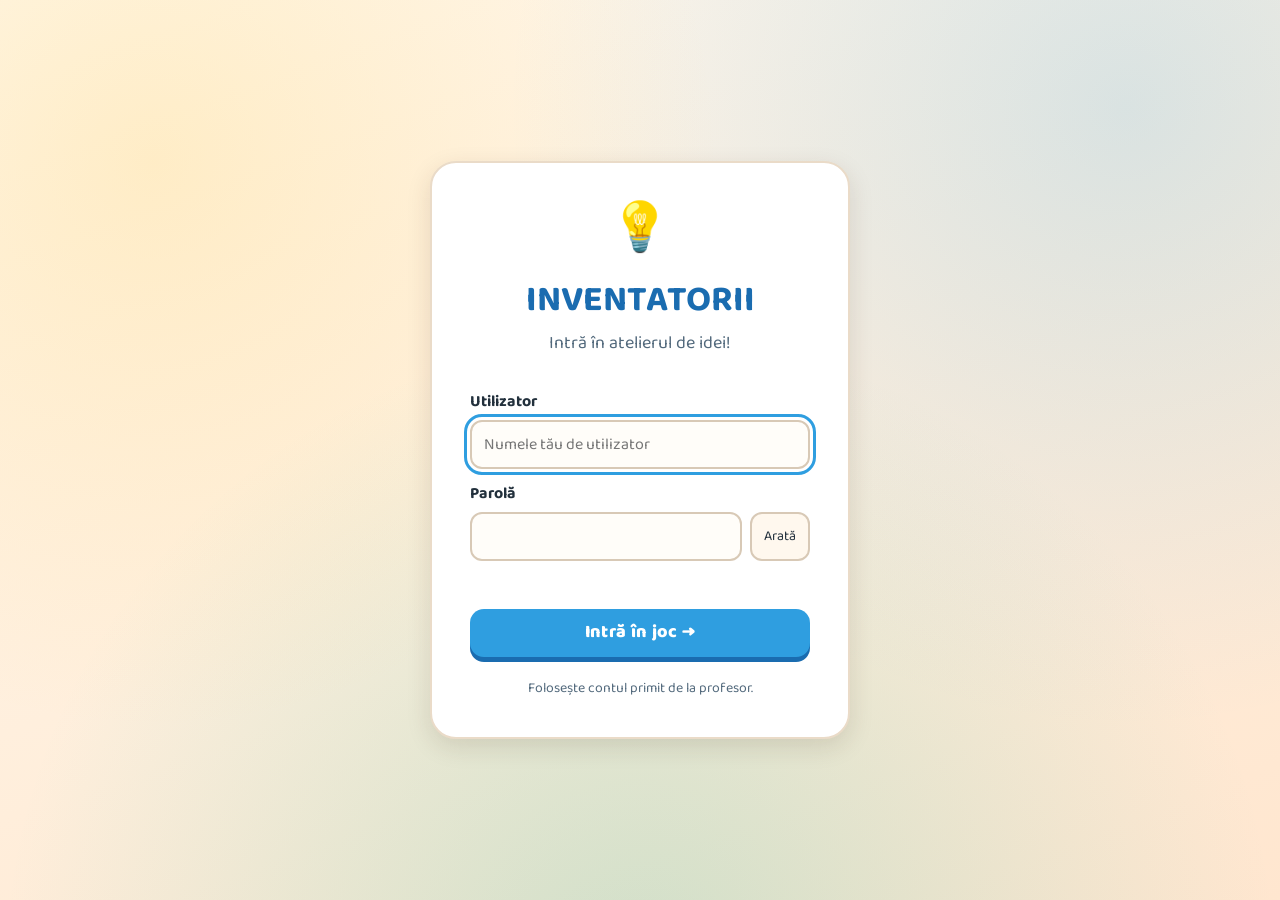
<file: index.html>
<!DOCTYPE html>
<html lang="ro">
<head>
<meta charset="utf-8">
<meta name="viewport" content="width=device-width, initial-scale=1, viewport-fit=cover">
<meta name="theme-color" content="#fff8ee">
<title>Inventatorii — atelierul de idei</title>
<link rel="preconnect" href="https://fonts.googleapis.com">
<link rel="preconnect" href="https://fonts.gstatic.com" crossorigin>
<link href="https://fonts.googleapis.com/css2?family=Baloo+2:wght@500;600;700;800&display=swap" rel="stylesheet">
<link rel="stylesheet" href="css/style.css">
<link rel="icon" href="data:image/svg+xml,<svg xmlns='http://www.w3.org/2000/svg' viewBox='0 0 64 64'><text y='52' font-size='54'>%F0%9F%92%A1</text></svg>">
</head>
<body>

<main id="loginWall" class="login-wall">
  <form id="loginForm" class="login-card">
    <div class="login-icon" aria-hidden="true">💡</div>
    <h1>INVENTATORII</h1>
    <p>Intră în atelierul de idei!</p>
    <label for="loginUser">Utilizator</label>
    <input id="loginUser" name="username" autocomplete="username" autocapitalize="none" spellcheck="false" maxlength="32" placeholder="Numele tău de utilizator" required>
    <label for="loginPassword">Parolă</label>
    <div class="password-field">
      <input id="loginPassword" name="password" type="password" autocomplete="current-password" maxlength="128" required>
      <button id="togglePassword" type="button" aria-label="Arată parola" aria-pressed="false">Arată</button>
    </div>
    <p id="loginError" class="login-error" role="alert" aria-live="polite"></p>
    <button id="loginSubmit" class="btn" type="submit">Intră în joc →</button>
    <p class="login-note">Folosește contul primit de la profesor.</p>
    <noscript>Activează JavaScript în browser pentru a intra în joc.</noscript>
  </form>
</main>

<div id="gameRoot" hidden inert>


<!-- pânza pentru confetti / scântei -->
<canvas id="fxcanvas"></canvas>

<!-- ============ MENIU ============ -->
<section class="screen active" id="s-menu">
  <div class="wrap">
    <div class="menu-hero">
      <div class="heroes" id="menuHeroes"></div>
      <h1 class="logo">INVENTATORII</h1>
      <p class="logo-sub">200 de provocări pentru mintea ta · clasele I–IV</p>
    </div>

    <div class="diff-row" id="diffRow">
      <button class="diff" data-d="usor">Ușor<small>multe indicii</small></button>
      <button class="diff" data-d="mediu">Mediu<small>ca la carte</small></button>
      <button class="diff" data-d="greu">Greu<small>fără ajutor</small></button>
    </div>

    <div class="mode-grid">
      <button class="mode-card build" id="cardBuild">
        <span class="badge" id="badgeBuild">0 / 100</span>
        <div class="mode-art" id="artBuild"></div>
        <h2>Atelierul de invenții</h2>
        <p>Primești o problemă. Alegi piesele potrivite și construiești invenția care o rezolvă.</p>
        <div class="progbar"><i id="pbBuild" style="width:0%"></i></div>
        <div class="prog-text" id="ptBuild">100 de nivele · 10 capitole</div>
      </button>

      <button class="mode-card fix" id="cardFix">
        <span class="badge" id="badgeFix">0 / 100</span>
        <div class="mode-art" id="artFix"></div>
        <h2>Laboratorul de mistere</h2>
        <p>S-a întâmplat ceva ciudat. Cauți indicii, pui cauzele în ordine și găsești rezolvarea.</p>
        <div class="progbar"><i id="pbFix" style="width:0%"></i></div>
        <div class="prog-text" id="ptFix">100 de nivele · 10 capitole</div>
      </button>
    </div>

    <div class="menu-row">
      <span class="account-name" id="currentUser"></span>
      <button class="btn ghost" id="btnLogout">Ieși din cont</button>
      <button class="btn ghost" id="btnHelp">❓ Cum se joacă</button>
      <button class="btn ghost" id="btnAlbum">📔 Albumul meu</button>
      <button class="icon-btn" id="btnSound" title="Sunet">🔊</button>
      <button class="icon-btn" id="btnVoice" title="Citește textul cu voce tare">🗣️</button>
      <select class="voice-sel hidden" id="voiceSel" title="Alege vocea naratorului"></select>
    </div>
    <p class="tiny center mt" id="menuFoot"></p>
  </div>
</section>

<!-- ============ HARTA NIVELELOR ============ -->
<section class="screen" id="s-map">
  <div class="topbar">
    <button class="icon-btn" data-nav="menu">←</button>
    <h2 id="mapTitle">Atelierul de invenții<span class="sub" id="mapSub"></span></h2>
    <div class="pill"><span class="st">★</span><span id="mapStars">0</span></div>
  </div>
  <div class="wrap"><div class="chapters" id="chapters"></div></div>
</section>

<!-- ============ ECRANUL DE JOC ============ -->
<section class="screen" id="s-play">
  <div class="topbar">
    <button class="icon-btn" id="btnBack">←</button>
    <h2 id="playTitle">—<span class="sub" id="playSub"></span></h2>
    <button class="icon-btn" id="btnSay" title="Citește">🗣️</button>
    <button class="icon-btn" id="btnHint" title="Indiciu">💡</button>
  </div>
  <div class="wrap">
    <div class="play">
      <div class="stage" id="stage"></div>
      <div class="panel" id="panel"></div>
    </div>
  </div>
</section>

<!-- ============ ALBUM ============ -->
<section class="screen" id="s-album">
  <div class="topbar">
    <button class="icon-btn" data-nav="menu">←</button>
    <h2>Albumul meu<span class="sub">invenții construite și insigne</span></h2>
    <div class="pill"><span class="st">★</span><span id="albStars">0</span></div>
  </div>
  <div class="wrap" id="albumBody"></div>
</section>

<!-- ============ FERESTRE ============ -->
<div class="modal-bg" id="modalBg"><div class="modal" id="modal"></div></div>

</div>

<script src="js/art.js"></script>
<script src="js/fx.js"></script>
<script src="js/levels-build.js"></script>
<script src="js/levels-fix.js"></script>
<script src="js/game.js"></script>
<script src="js/accounts.js"></script>
<script src="js/auth.js"></script>
</body>
</html>
</file>
<file: css/style.css>
/* ============================================================
   INVENTATORII — style.css
   Temă: atelier cald, forme rotunjite, contrast bun,
   ținte mari de click pentru copii de 7–10 ani.

   Regula de aur a acestui fișier: TOTUL ÎNCAPE ÎN ECRAN.
   Nicio pagină nu se derulează. Înălțimile și mărimile de text
   sunt legate de înălțimea ferestrei (unități vh), iar zonele
   care pot crește sunt puse în flex cu min-height:0, ca să se
   strângă în loc să împingă conținutul afară.
   ============================================================ */

:root {
  --ink: #22303c;
  --ink-soft: #52697c;
  --paper: #fff8ee;
  --paper2: #ffefdb;
  --card: #ffffff;
  --wood: #cd9155;
  --wood-d: #a86c35;
  --blue: #2f9ee0;
  --blue-d: #1a6cb0;
  --teal: #14b89e;
  --teal-d: #0e8d78;
  --green: #4fbb54;
  --green-d: #338a37;
  --yellow: #ffc93c;
  --yellow-d: #e0a413;
  --orange: #ff8a3d;
  --orange-d: #e2661c;
  --red: #ef5b52;
  --red-d: #c93b33;
  --purple: #9b6dff;
  --purple-d: #6f45cc;
  --pink: #ff85bd;
  --shadow-soft: 0 8px 24px rgba(60, 40, 20, .13);
  --font: "Baloo 2", "Comic Sans MS", "Trebuchet MS", "Segoe UI", system-ui, sans-serif;

  /* ritmul vertical — se micșorează singur pe ecrane joase */
  --pad: clamp(8px, 1.7vh, 20px);
  --gap: clamp(6px, 1.3vh, 15px);
  --r: clamp(12px, 2vh, 22px);
  --fs: clamp(13px, 1.85vh, 17px);
  --fs-lg: clamp(14px, 2.1vh, 18.5px);
  --fs-sm: clamp(11px, 1.5vh, 13.5px);
  --h2: clamp(16px, 2.5vh, 22px);
  --h3: clamp(14px, 2.2vh, 20px);
}

* { box-sizing: border-box; -webkit-tap-highlight-color: transparent; }

html, body {
  margin: 0; padding: 0;
  height: 100%; height: 100dvh;
  font-family: var(--font); font-size: var(--fs);
  color: var(--ink); background: var(--paper);
  overflow: hidden; overscroll-behavior: none;
}

body {
  background-image:
    radial-gradient(circle at 12% 18%, rgba(255, 201, 60, .20), transparent 42%),
    radial-gradient(circle at 88% 12%, rgba(47, 158, 224, .18), transparent 45%),
    radial-gradient(circle at 50% 108%, rgba(20, 184, 158, .20), transparent 55%),
    linear-gradient(160deg, #fff8ee 0%, #ffeedb 60%, #ffe6cf 100%);
}

#fxcanvas { position: fixed; inset: 0; pointer-events: none; z-index: 900; }

button { font-family: inherit; cursor: pointer; border: none; }
button:disabled { cursor: default; opacity: .5; }

/* ---------------- Butoane ---------------- */
.btn {
  background: var(--blue); color: #fff; font-weight: 800; font-size: var(--fs-lg);
  padding: clamp(8px, 1.5vh, 14px) clamp(14px, 2.4vw, 26px);
  border-radius: 14px; box-shadow: 0 5px 0 var(--blue-d);
  transition: transform .09s, box-shadow .09s, filter .15s; letter-spacing: .3px; line-height: 1.15;
}
.btn:hover { filter: brightness(1.06); }
.btn:active { transform: translateY(4px); box-shadow: 0 1px 0 var(--blue-d); }
.btn.green { background: var(--green); box-shadow: 0 5px 0 var(--green-d); }
.btn.green:active { box-shadow: 0 1px 0 var(--green-d); }
.btn.orange { background: var(--orange); box-shadow: 0 5px 0 var(--orange-d); }
.btn.yellow { background: var(--yellow); color: #5a4200; box-shadow: 0 5px 0 var(--yellow-d); }
.btn.purple { background: var(--purple); box-shadow: 0 5px 0 var(--purple-d); }
.btn.red { background: var(--red); box-shadow: 0 5px 0 var(--red-d); }
.btn.ghost { background: #fff; color: var(--ink); box-shadow: 0 4px 0 #d9c7b2; border: 2px solid #eadbc8; }
.btn.ghost:active { box-shadow: 0 1px 0 #d9c7b2; }

.icon-btn {
  width: clamp(36px, 5.4vh, 50px); height: clamp(36px, 5.4vh, 50px); flex: none;
  border-radius: 14px; background: #fff; color: var(--ink);
  font-size: clamp(16px, 2.4vh, 22px); display: grid; place-items: center;
  box-shadow: 0 4px 0 #e0cfb9; border: 2px solid #f0e2d0; transition: transform .09s, box-shadow .09s;
}
.icon-btn:active { transform: translateY(3px); box-shadow: 0 1px 0 #e0cfb9; }
.icon-btn.off { opacity: .45; }

/* ---------------- Schelet: ecran → bară → conținut ---------------- */
.screen { position: absolute; inset: 0; display: none; }
.screen.active { display: flex; flex-direction: column; animation: fadeIn .3s ease both; }
@keyframes fadeIn { from { opacity: 0; transform: translateY(10px); } to { opacity: 1; transform: none; } }

.wrap {
  flex: 1; min-height: 0; width: 100%; max-width: 1180px; margin: 0 auto;
  padding: var(--pad) clamp(10px, 2vw, 22px);
  display: flex; flex-direction: column; gap: var(--gap);
  overflow: hidden; transform-origin: top center;
}

/* ---------------- MENIU ---------------- */
.menu-hero { text-align: center; flex: none; }
.heroes {
  display: flex; justify-content: center; align-items: flex-end;
  gap: 4px; height: clamp(46px, 9vh, 104px);
}
.heroes .ch { height: 100%; width: auto; }
.heroes .ch:nth-child(2) { height: 118%; }
.heroes .ch:nth-child(1) { animation: bob 3.1s ease-in-out infinite; }
.heroes .ch:nth-child(2) { animation: bob 2.6s ease-in-out .3s infinite; }
.heroes .ch:nth-child(3) { animation: bob 3.4s ease-in-out .6s infinite; }
@keyframes bob { 0%, 100% { transform: translateY(0) rotate(-1deg); } 50% { transform: translateY(-8px) rotate(1.5deg); } }

.logo {
  font-size: clamp(30px, 7.4vh, 74px); font-weight: 900; line-height: 1;
  letter-spacing: -1px; margin: clamp(2px, .8vh, 8px) 0 0;
  background: linear-gradient(180deg, #ffca3f 0%, #ff8a3d 55%, #ef5b52 100%);
  -webkit-background-clip: text; background-clip: text; color: transparent;
  filter: drop-shadow(0 4px 0 rgba(160, 90, 30, .28));
}
.logo-sub { font-size: var(--fs); color: var(--ink-soft); font-weight: 700; margin: 4px 0 0; }

.diff-row { display: flex; gap: 10px; justify-content: center; flex-wrap: wrap; flex: none; }
.diff {
  border-radius: 14px; padding: clamp(5px, 1vh, 11px) clamp(12px, 2vw, 22px);
  font-weight: 800; font-size: var(--fs); background: #fff; color: var(--ink);
  box-shadow: 0 4px 0 #e0cfb9; border: 3px solid transparent; min-width: clamp(96px, 14vw, 140px);
  display: flex; flex-direction: column; align-items: center; line-height: 1.2;
}
.diff small { font-weight: 700; font-size: var(--fs-sm); color: var(--ink-soft); }
.diff.sel { border-color: var(--ink); transform: translateY(2px); }
.diff[data-d="usor"].sel { background: #e6f8e4; }
.diff[data-d="mediu"].sel { background: #fff2d6; }
.diff[data-d="greu"].sel { background: #ffe2de; }

.mode-grid {
  flex: 1; min-height: 0; display: grid; gap: clamp(10px, 1.8vw, 20px);
  grid-template-columns: 1fr 1fr;
}
.mode-card {
  background: var(--card); border-radius: var(--r); padding: var(--pad);
  box-shadow: var(--shadow-soft); border: 3px solid #fff; overflow: hidden;
  transition: transform .16s, box-shadow .16s; text-align: center; position: relative;
  display: flex; flex-direction: column; align-items: center; justify-content: center;
  gap: clamp(2px, .8vh, 8px); min-height: 0;
}
.mode-card:hover { transform: translateY(-5px); box-shadow: 0 16px 34px rgba(60, 40, 20, .2); }
.mode-card .badge {
  position: absolute; top: 10px; right: 10px; background: var(--yellow); color: #5a4200;
  font-weight: 800; font-size: var(--fs-sm); padding: 4px 10px; border-radius: 999px;
}
.mode-card h2 { margin: 0; font-size: var(--h2); }
.mode-card p { margin: 0; color: var(--ink-soft); font-size: var(--fs-sm); line-height: 1.35; max-width: 34ch; }
.mode-art { flex: 1; min-height: 0; display: grid; place-items: center; width: 100%; }
.mode-art svg { height: 100%; max-height: clamp(60px, 16vh, 130px); width: auto; }
.mode-card.build { background: linear-gradient(180deg, #fff 60%, #fff2e0 100%); }
.mode-card.fix { background: linear-gradient(180deg, #fff 60%, #e9f6ff 100%); }
.progbar { height: 10px; width: 100%; border-radius: 99px; background: #eee3d4; overflow: hidden; }
.progbar > i { display: block; height: 100%; background: linear-gradient(90deg, var(--teal), var(--green)); border-radius: 99px; transition: width .5s; }
.prog-text { font-size: var(--fs-sm); color: var(--ink-soft); font-weight: 700; margin: 0; }

.menu-row { display: flex; gap: 10px; justify-content: center; flex-wrap: wrap; flex: none; align-items: center; }

/* ---------------- Bara de sus ---------------- */
.topbar {
  flex: none; z-index: 30; display: flex; align-items: center; gap: 10px;
  padding: clamp(6px, 1.2vh, 12px) clamp(10px, 2vw, 18px);
  background: rgba(255, 248, 238, .93); border-bottom: 2px solid #f0dfc9;
}
.topbar h2 { margin: 0; font-size: var(--h3); flex: 1; min-width: 0; line-height: 1.15; }
.topbar .sub {
  font-size: var(--fs-sm); color: var(--ink-soft); font-weight: 700; display: block;
  white-space: nowrap; overflow: hidden; text-overflow: ellipsis;
}
.pill {
  background: #fff; border-radius: 999px; padding: 6px 14px; font-weight: 800; font-size: var(--fs);
  box-shadow: 0 3px 0 #e6d5bf; display: flex; align-items: center; gap: 6px; flex: none;
}
.pill .st { color: var(--yellow-d); }

/* ---------------- Harta: un capitol pe ecran ---------------- */
.chapbar {
  flex: none; display: flex; align-items: center; gap: clamp(8px, 1.6vw, 16px);
  background: rgba(255, 255, 255, .78); border-radius: var(--r);
  padding: clamp(6px, 1.2vh, 12px) clamp(8px, 1.6vw, 16px); box-shadow: var(--shadow-soft);
}
.chapbar .arrow {
  width: clamp(34px, 5vh, 46px); height: clamp(34px, 5vh, 46px); flex: none; border-radius: 14px;
  background: var(--teal); color: #fff; font-size: clamp(16px, 2.4vh, 22px); font-weight: 900;
  display: grid; place-items: center; box-shadow: 0 4px 0 var(--teal-d);
}
.chapbar .arrow:active { transform: translateY(3px); box-shadow: 0 1px 0 var(--teal-d); }
.chapbar .arrow:disabled { background: #e2d6c5; box-shadow: 0 4px 0 #cdbda6; color: #fffdf8; }
.chapbar .mid { flex: 1; min-width: 0; text-align: center; }
.chapbar .cnum {
  font-size: var(--fs-sm); font-weight: 900; letter-spacing: .8px; text-transform: uppercase;
  color: var(--teal-d);
}
.chapbar h3 {
  margin: 0; font-size: var(--h3); line-height: 1.15;
  white-space: nowrap; overflow: hidden; text-overflow: ellipsis;
}
.chapbar .cdesc {
  margin: 0; font-size: var(--fs-sm); color: var(--ink-soft); font-weight: 700;
  white-space: nowrap; overflow: hidden; text-overflow: ellipsis;
}
.dots { display: flex; gap: 5px; justify-content: center; flex: none; }
.dots i {
  width: 9px; height: 9px; border-radius: 99px; background: #e0d0ba; display: block;
  cursor: pointer; transition: transform .15s;
}
.dots i.on { background: var(--teal); transform: scale(1.35); }
.dots i.full { background: var(--yellow); }

.lvl-grid {
  flex: 1; min-height: 0; display: grid; gap: clamp(6px, 1.2vh, 14px);
  grid-template-columns: repeat(5, 1fr); grid-auto-rows: 1fr;
}
.lvl {
  background: #fff; border-radius: 16px; padding: clamp(4px, .9vh, 10px) 6px;
  text-align: center; box-shadow: 0 5px 0 #e6d5bf; border: 3px solid #fff;
  display: flex; flex-direction: column; align-items: center; justify-content: center;
  gap: 2px; min-height: 0; overflow: hidden; transition: transform .12s, box-shadow .12s;
}
.lvl:hover { transform: translateY(-3px); }
.lvl:active { transform: translateY(2px); box-shadow: 0 2px 0 #e6d5bf; }
.lvl .n { font-weight: 900; font-size: var(--fs-sm); color: var(--ink-soft); flex: none; }
.lvl .ico { flex: 1; min-height: 0; display: grid; place-items: center; width: 100%; }
.lvl .ico svg { height: 100%; max-height: clamp(26px, 6vh, 48px); width: auto; }
.lvl .t {
  font-size: var(--fs-sm); font-weight: 700; line-height: 1.15; flex: none;
  display: -webkit-box; -webkit-line-clamp: 2; -webkit-box-orient: vertical; overflow: hidden;
}
.lvl .stars { font-size: clamp(10px, 1.4vh, 13px); letter-spacing: 1px; color: #dcd0c0; flex: none; }
.lvl .stars b { color: var(--yellow-d); font-weight: 900; }
.lvl.done { border-color: var(--green); background: linear-gradient(180deg, #fff 65%, #eafbe8 100%); }
.lvl.perfect { border-color: var(--yellow); background: linear-gradient(180deg, #fff 60%, #fff5d9 100%); }
.lvl.lock { background: #f5efe6; box-shadow: 0 4px 0 #e2d6c4; opacity: .8; }
.lvl.lock .ico { font-size: clamp(20px, 4vh, 30px); filter: grayscale(1); opacity: .5; }
.lvl.lock .t { color: var(--ink-soft); }
.lvl.lock:hover { transform: none; }

@media (max-width: 780px) { .lvl-grid { grid-template-columns: repeat(4, 1fr); } }
@media (max-width: 520px) { .lvl-grid { grid-template-columns: repeat(3, 1fr); } .lvl .t { -webkit-line-clamp: 2; } }

/* ---------------- Ecranul de joc ---------------- */
.play {
  flex: 1; min-height: min-content; display: grid; gap: clamp(8px, 1.6vw, 18px);
  grid-template-columns: minmax(0, 1fr) clamp(300px, 34vw, 400px);
}
.stage {
  background: #fff; border-radius: var(--r); overflow: hidden; box-shadow: var(--shadow-soft);
  border: 3px solid #fff; display: flex; flex-direction: column; min-height: min-content;
}
.scene-svg { display: block; flex: 1; min-height: 0; width: 100%; height: 100%; }
/* plutesc doar obiectele care chiar zboară (cer, aer, spațiu); restul stau pe sol */
.stage .prop { transform-box: fill-box; transform-origin: center; }
.stage.anim .prop.sky { animation: propFloat 2.6s ease-in-out infinite alternate; }
.stage.anim .prop.sky.prop1 { animation-duration: 3.1s; animation-delay: .4s; }
@keyframes propFloat { from { translate: 0 0 } to { translate: 0 -7px } }

.speech {
  flex: none; display: flex; gap: 10px; align-items: flex-start;
  padding: clamp(8px, 1.4vh, 14px); background: linear-gradient(180deg, #fffdf8, #fff4e4);
  border-top: 3px dashed #f0dcc0;
}
.speech .ch { width: clamp(42px, 8vh, 74px); height: auto; flex: none; animation: bob 3s ease-in-out infinite; }
.bubble {
  background: #fff; border-radius: 16px; padding: clamp(8px, 1.3vh, 14px);
  font-size: var(--fs-lg); line-height: 1.4; box-shadow: 0 4px 0 #ecdcc6;
  position: relative; flex: 1; min-width: 0; font-weight: 600;
}
.bubble:before {
  content: ''; position: absolute; left: -8px; top: 18px; width: 16px; height: 16px;
  background: #fff; transform: rotate(45deg); border-radius: 3px;
}
.bubble .who {
  font-size: var(--fs-sm); color: var(--teal-d); font-weight: 900;
  text-transform: uppercase; letter-spacing: .6px; display: block;
}

.panel {
  background: #fff; border-radius: var(--r); padding: var(--pad);
  box-shadow: var(--shadow-soft); border: 3px solid #fff; overflow: hidden;
  display: flex; flex-direction: column; gap: clamp(5px, 1vh, 12px); min-height: min-content;
}
.panel h3 { margin: 0; font-size: var(--h3); flex: none; }
.panel .q { font-size: var(--fs-lg); font-weight: 700; line-height: 1.35; margin: 0; flex: none; }

/* pași */
.steps { display: flex; gap: 6px; flex: none; }
.step { flex: 1; height: 8px; border-radius: 99px; background: #ece0cf; position: relative; overflow: hidden; }
.step.on { background: linear-gradient(90deg, var(--teal), var(--green)); }
.step.cur:after {
  content: ''; position: absolute; inset: 0;
  background: linear-gradient(90deg, var(--yellow), var(--orange));
  animation: pulseBar 1.4s ease-in-out infinite;
}
@keyframes pulseBar { 0%, 100% { opacity: .45 } 50% { opacity: 1 } }
.step-label {
  font-size: var(--fs-sm); font-weight: 900; color: var(--teal-d);
  text-transform: uppercase; letter-spacing: .7px; flex: none;
}

/* opțiuni cu 3 variante */
.opts { display: flex; flex-direction: column; gap: clamp(5px, 1vh, 10px); flex: 1; min-height: 0; justify-content: center; }
.opt {
  display: flex; align-items: center; gap: 10px; text-align: left; width: 100%;
  background: #fff; border: 3px solid #efe2cf; border-radius: 14px;
  padding: clamp(7px, 1.2vh, 13px) clamp(9px, 1.4vw, 14px);
  font-size: var(--fs); font-weight: 700; line-height: 1.3; color: var(--ink);
  box-shadow: 0 4px 0 #eadcc7; transition: transform .1s, box-shadow .1s, background .2s;
}
.opt:hover:not(.locked) { border-color: var(--blue); transform: translateX(3px); }
.opt:active:not(.locked) { transform: translateY(3px); box-shadow: 0 1px 0 #eadcc7; }
.opt .k {
  width: clamp(24px, 3.6vh, 34px); height: clamp(24px, 3.6vh, 34px); border-radius: 10px;
  background: #f3ece2; color: var(--ink-soft); display: grid; place-items: center;
  font-weight: 900; flex: none; font-size: var(--fs);
}
.opt.ok { background: #e7fbe6; border-color: var(--green); box-shadow: 0 4px 0 var(--green-d); }
.opt.ok .k { background: var(--green); color: #fff; }
.opt.no { background: #ffeceb; border-color: var(--red); box-shadow: 0 4px 0 var(--red-d); }
.opt.no .k { background: var(--red); color: #fff; }
.opt.locked { cursor: default; }

/* indiciile din laborator */
.clues { display: grid; grid-template-columns: 1fr 1fr; gap: clamp(5px, 1vh, 10px); flex: 1; min-height: 0; align-content: center; }
.clue {
  background: #fffdf7; border: 3px dashed #e6d6bd; border-radius: 14px;
  padding: clamp(6px, 1vh, 11px) clamp(7px, 1vw, 12px); cursor: pointer;
  font-size: var(--fs); font-weight: 700; text-align: left; line-height: 1.25;
  display: flex; align-items: center; gap: 8px; min-height: 0;
}
.clue .mag { flex: none; display: grid; place-items: center; }
.clue .mag svg { width: clamp(20px, 3.4vh, 30px); height: clamp(20px, 3.4vh, 30px); display: block; }
.clue:hover:not(.used) { border-color: var(--blue); background: #f4fbff; }
.clue.sel { background: #eaf6ff; border: 3px solid var(--blue); box-shadow: 0 4px 0 var(--blue-d); }
.clue.good { background: #e7fbe6; border: 3px solid var(--green); }
.clue.bad { background: #f3f0ec; border: 3px solid #d8ccbb; opacity: .6; }
.clue.used { cursor: default; }
.clue-count { font-size: var(--fs-sm); font-weight: 800; color: var(--ink-soft); flex: none; }
@media (max-width: 560px) { .clues { grid-template-columns: 1fr; } }

/* atelier — locașuri și tavă */
.slots { display: flex; gap: clamp(5px, 1vw, 10px); justify-content: center; flex: none; }
.slot {
  flex: 1; max-width: 120px; background: #fffaf1; border: 3px dashed #e0cfb4; border-radius: 16px;
  padding: clamp(4px, .8vh, 8px) 4px; text-align: center;
  display: flex; flex-direction: column; align-items: center; gap: 2px;
  transition: background .2s, border-color .2s;
}
.slot .box { height: clamp(34px, 6.4vh, 60px); display: grid; place-items: center; width: 100%; }
.slot .box svg { height: 100%; width: auto; max-width: 100%; }
.slot .lab { font-size: var(--fs-sm); font-weight: 800; color: var(--ink-soft); line-height: 1.1; }
.slot.hot { border-color: var(--blue); background: #eaf7ff; }
.slot.filled { border-style: solid; border-color: var(--teal); background: #eafaf7; }
.slot.wrong { border-color: var(--red); background: #ffecea; }
.slot .ph { font-size: clamp(18px, 3vh, 26px); color: #d6c6ae; }

.tray {
  display: grid; grid-template-columns: repeat(3, 1fr); gap: clamp(5px, 1vh, 10px);
  flex: 1; min-height: 0; align-content: center;
}
.part {
  background: #fff; border: 3px solid #efe2cf; border-radius: 14px; padding: clamp(3px, .7vh, 7px) 3px;
  text-align: center; box-shadow: 0 4px 0 #eadcc7; transition: transform .12s, box-shadow .12s;
  touch-action: none; display: flex; flex-direction: column; align-items: center; gap: 1px;
  min-height: 0; overflow: hidden;
}
.part:hover { transform: translateY(-3px); border-color: var(--blue); }
.part:active { transform: translateY(2px); box-shadow: 0 1px 0 #eadcc7; }
.part.used { opacity: .3; pointer-events: none; }
.part .ic { flex: 1; min-height: 0; display: grid; place-items: center; width: 100%; }
.part .ic svg { height: 100%; max-height: clamp(28px, 5.6vh, 50px); width: auto; }
.part .lab { font-size: var(--fs-sm); font-weight: 800; line-height: 1.1; flex: none; }
.part.dragging { opacity: .4; }
.drag-ghost {
  position: fixed; z-index: 950; pointer-events: none; width: 70px; height: 70px;
  filter: drop-shadow(0 8px 10px rgba(0, 0, 0, .3)); transform: translate(-50%, -50%) scale(1.1);
}

/* feedback */
.fb {
  border-radius: 14px; padding: clamp(7px, 1.2vh, 13px) clamp(9px, 1.4vw, 14px);
  font-size: var(--fs); font-weight: 700; line-height: 1.35; display: none; flex: none;
  animation: fadeIn .3s both;
}
.fb.show { display: block; }
.fb.ok { background: #e7fbe6; border: 3px solid var(--green); }
.fb.no { background: #fff2ec; border: 3px solid var(--orange); }
.fb b { display: block; }

.actions { display: flex; gap: 10px; flex: none; }
.actions .btn { flex: 1; }

.shake { animation: shake .42s; }
@keyframes shake {
  10%, 90% { transform: translateX(-3px) } 20%, 80% { transform: translateX(5px) }
  30%, 50%, 70% { transform: translateX(-8px) } 40%, 60% { transform: translateX(8px) }
}

/* brevetul invenției */
.invention {
  background: linear-gradient(180deg, #f4fbff 0%, #eaf5ff 100%);
  border: 3px dashed var(--blue); border-radius: 16px; padding: clamp(6px, 1.2vh, 14px) 10px;
  text-align: center; position: relative; flex: none;
}
.inv-plate { display: flex; align-items: center; justify-content: center; gap: 4px; }
.inv-ic {
  background: #fff; border-radius: 12px; padding: 5px; box-shadow: 0 3px 0 #cfe3f2;
  display: grid; place-items: center; animation: pop .45s cubic-bezier(.2, 1.5, .5, 1) both;
}
.inv-ic:nth-child(3) { animation-delay: .12s; }
.inv-ic:nth-child(5) { animation-delay: .24s; }
.inv-ic svg { width: clamp(28px, 5.4vh, 46px); height: clamp(28px, 5.4vh, 46px); display: block; }
.inv-plus { font-size: var(--h3); font-weight: 900; color: var(--blue-d); }
.inv-name { font-size: var(--h2); font-weight: 900; margin-top: 6px; }
.inv-sub {
  font-size: var(--fs-sm); font-weight: 800; letter-spacing: .7px; text-transform: uppercase;
  color: var(--blue-d); opacity: .75;
}

.roles { list-style: none; margin: 0; padding: 0; display: flex; flex-direction: column; gap: clamp(4px, .8vh, 8px); flex: 1; min-height: 0; justify-content: center; }
.roles li {
  display: flex; align-items: center; gap: 8px; background: #fffaf1; border-radius: 12px;
  padding: clamp(4px, .8vh, 9px) 10px; font-size: var(--fs); font-weight: 600; line-height: 1.25;
}
.roles .ri { flex: none; display: grid; place-items: center; }
.roles .ri svg { width: clamp(22px, 3.6vh, 32px); height: clamp(22px, 3.6vh, 32px); }
.roles b { color: var(--teal-d); }

/* ---------------- Ferestre ---------------- */
.modal-bg {
  position: fixed; inset: 0; background: rgba(30, 22, 14, .55); z-index: 800;
  display: none; place-items: center; padding: 16px;
}
.modal-bg.show { display: grid; animation: fadeIn .25s both; }
.modal {
  background: var(--paper); border-radius: 24px; padding: clamp(12px, 2.2vh, 26px);
  max-width: 520px; width: 100%; max-height: 94dvh; text-align: center;
  box-shadow: 0 24px 60px rgba(0, 0, 0, .35); border: 4px solid #fff;
  animation: pop .4s cubic-bezier(.2, 1.4, .5, 1) both;
  display: flex; flex-direction: column; gap: clamp(5px, 1vh, 12px); overflow: hidden;
}
@keyframes pop { from { transform: scale(.7); opacity: 0 } to { transform: scale(1); opacity: 1 } }
.modal h2 { margin: 0; font-size: clamp(19px, 3.2vh, 30px); }
.modal .ch { width: clamp(52px, 10vh, 96px); height: auto; margin: 0 auto; flex: none; animation: bob 2.4s ease-in-out infinite; }
.modal .q { text-align: center; }
.modal .help-list { min-height: 0; overflow: auto; }
.big-stars { display: flex; justify-content: center; gap: 8px; flex: none; }
.big-stars span { font-size: clamp(30px, 6vh, 50px); color: #ded2c2; transform: scale(0); display: inline-block; line-height: 1; }
.big-stars span.on { color: var(--yellow); animation: starPop .5s cubic-bezier(.2, 1.6, .5, 1) forwards; }
.big-stars span.off { transform: scale(1); }
@keyframes starPop { 0% { transform: scale(0) rotate(-60deg) } 100% { transform: scale(1) rotate(0) } }
.fact {
  background: #fff; border-radius: 14px; padding: clamp(8px, 1.4vh, 14px);
  font-size: var(--fs); line-height: 1.4; text-align: left;
  border-left: 6px solid var(--yellow); font-weight: 600; flex: none;
}
.fact b { color: var(--yellow-d); }
.modal .actions { justify-content: center; }

/* ---------------- Album ---------------- */
.album-grid {
  flex: 1; min-height: 0; display: grid; gap: var(--gap);
  grid-template-columns: 1.35fr 1fr;
}
.album-grid .panel { overflow: hidden; }
.badges {
  display: grid; grid-template-columns: repeat(4, 1fr); gap: clamp(5px, 1vh, 10px);
  flex: 1; min-height: 0; grid-auto-rows: 1fr;
}
.badge-card {
  background: #f7f2ea; border-radius: 14px; padding: clamp(3px, .7vh, 8px) 4px; text-align: center;
  border: 3px solid transparent; opacity: .6; overflow: hidden;
  display: flex; flex-direction: column; align-items: center; justify-content: center; gap: 1px;
}
.badge-card.got {
  background: linear-gradient(180deg, #fff 55%, #fff5d9 100%); border-color: var(--yellow);
  opacity: 1; box-shadow: 0 4px 0 var(--yellow-d);
}
.badge-card .bic { font-size: clamp(16px, 3vh, 30px); line-height: 1.1; }
.badge-card b { font-size: var(--fs-sm); line-height: 1.1; }
.badge-card span { font-size: clamp(9px, 1.25vh, 12px); color: var(--ink-soft); font-weight: 700; line-height: 1.15; }
.inv-list { display: flex; flex-wrap: wrap; gap: 6px; align-content: flex-start; flex: 1; min-height: 0; overflow: hidden; }
.tag {
  background: #fff; border-radius: 999px; padding: 5px 11px; font-size: var(--fs-sm); font-weight: 800;
  box-shadow: 0 3px 0 #e6d5bf;
}
.badge-row { display: flex; gap: 8px; flex-wrap: wrap; justify-content: center; flex: none; }
@media (max-width: 820px) { .album-grid { grid-template-columns: 1fr; } .badges { grid-template-columns: repeat(6, 1fr); } }

/* ---------------- Diverse ---------------- */
.center { text-align: center; }
.hidden { display: none !important; }
.tiny { font-size: var(--fs-sm); color: var(--ink-soft); font-weight: 700; margin: 0; }
.help-list { text-align: left; font-size: var(--fs); line-height: 1.45; margin: 0; padding-left: 20px; }
.help-list li { margin-bottom: 6px; }

/* Pe ecrane late jocul stă pe două coloane. Sub 900px trece pe una singură:
   scena se strânge la un antet vizual, iar rândurile sunt dimensionate după
   conținut — așa, dacă totuși nu încape, funcția fit() din game.js sesizează
   și micșorează proporțional tot ecranul, în loc să apară derulare. */
@media (max-width: 900px) {
  .play {
    grid-template-columns: minmax(0, 1fr);
    grid-template-rows: auto auto; align-content: start;
    min-height: min-content;
  }
  .scene-svg { max-height: 20vh; }
  .speech { padding: clamp(6px, 1.2vh, 12px); }
  .speech .ch { width: clamp(38px, 6vh, 56px); }
  .bubble { font-size: var(--fs); }
  .clue { padding: clamp(5px, .9vh, 9px) 9px; }
  .clues { flex: none; }
  .tray { flex: none; }
  .opts { flex: none; }
  .roles { flex: none; }
}
@media (max-height: 560px) {
  .heroes { display: none; }
  .logo-sub { display: none; }
  .speech .ch { display: none; }
}

@media (prefers-reduced-motion: reduce) {
  * { animation-duration: .01ms !important; animation-iteration-count: 1 !important; transition-duration: .01ms !important; }
}

button:focus-visible, .clue:focus-visible, .lvl:focus-visible {
  outline: 4px solid var(--blue); outline-offset: 2px;
}

/* containerul hărții: bara de capitol + grila + punctele, pe toată înălțimea */
.chapters { flex: 1; min-height: 0; display: flex; flex-direction: column; gap: var(--gap); }

/* ---------------- Indiciul temporar (5 secunde) ---------------- */
.hint-pop {
  position: fixed; left: 50%; top: clamp(58px, 9.5vh, 84px); z-index: 700;
  width: min(92vw, 560px); transform: translate(-50%, -14px);
  background: #fffbe8; border: 3px solid var(--yellow); border-radius: 18px;
  box-shadow: 0 16px 36px rgba(60, 40, 20, .28);
  padding: clamp(8px, 1.4vh, 12px) clamp(10px, 1.6vw, 16px) clamp(12px, 1.8vh, 16px);
  display: flex; gap: 12px; align-items: center;
  font-weight: 700; font-size: var(--fs-lg); line-height: 1.35; color: var(--ink);
  opacity: 0; pointer-events: none; visibility: hidden;
  transition: opacity .18s ease, transform .22s cubic-bezier(.2, 1.4, .5, 1), visibility 0s .2s;
}
.hint-pop.show { opacity: 1; visibility: visible; transform: translate(-50%, 0); transition-delay: 0s; }
.hint-pop .ch { width: clamp(42px, 7.5vh, 64px); height: auto; flex: none; animation: bob 2.2s ease-in-out infinite; }
.hint-pop .txt { flex: 1; min-width: 0; }
.hint-pop .who {
  display: block; font-size: var(--fs-sm); color: var(--yellow-d); font-weight: 900;
  text-transform: uppercase; letter-spacing: .6px; margin-bottom: 2px;
}
.hint-pop .bar {
  position: absolute; left: 14px; right: 14px; bottom: 5px; height: 5px; border-radius: 99px;
  background: var(--yellow); transform-origin: left center; transform: scaleX(0);
}
.hint-pop.show .bar { animation: hintBar 5s linear forwards; }
@keyframes hintBar { from { transform: scaleX(1); } to { transform: scaleX(0); } }

/* ---------------- Vocea naratorului ---------------- */
.voice-sel {
  font-family: inherit; font-weight: 800; font-size: var(--fs-sm); color: var(--ink);
  background: #fff; border: 2px solid #f0e2d0; border-radius: 14px; padding: 0 10px;
  height: clamp(36px, 5.4vh, 50px); box-shadow: 0 4px 0 #e0cfb9; cursor: pointer; max-width: 46vw;
}
.icon-btn.novoice { position: relative; }
.icon-btn.novoice:after {
  content: '!'; position: absolute; top: -6px; right: -6px; width: 18px; height: 18px;
  border-radius: 50%; background: var(--red); color: #fff; font-size: 12px; font-weight: 900;
  display: grid; place-items: center; box-shadow: 0 2px 0 var(--red-d);
}

/* descrierea neutră a piesei puse în locaș — informație, nu verdict */
.fb.info { background: #f3f8ff; border: 3px solid #cfe3f5; display: flex; gap: 10px; align-items: center; }
.fb.info .pi { flex: none; display: grid; place-items: center; }
.fb.info .pi svg { width: clamp(26px, 4.4vh, 40px); height: clamp(26px, 4.4vh, 40px); }
.fb.info b { display: inline; color: var(--blue-d); }

/* explicațiile din brevet apar una câte una */
.roles li { opacity: 0; animation: roleIn .45s cubic-bezier(.2, 1.2, .4, 1) forwards; }
.roles li:nth-child(1) { animation-delay: .35s; }
.roles li:nth-child(2) { animation-delay: 1.35s; }
.roles li:nth-child(3) { animation-delay: 2.35s; }
@keyframes roleIn { from { opacity: 0; transform: translateX(-14px); } to { opacity: 1; transform: none; } }
.roles li .why { display: block; font-weight: 600; color: var(--ink); }
.roles li .why b { color: var(--teal-d); }

/* Autentificare: jocul rămâne ascuns inclusiv înainte de pornirea JavaScript. */
[hidden] { display: none !important; }
#gameRoot { height: 100%; }
.login-wall {
  position: fixed; inset: 0; overflow-y: auto;
  display: flex; padding: 24px 16px;
}
.login-card {
  width: min(100%, 420px); margin: auto; padding: clamp(22px, 5vw, 38px);
  background: var(--card); border: 2px solid #eadbc8;
  border-radius: 26px; box-shadow: var(--shadow-soft);
  display: flex; flex-direction: column;
}
.login-icon { text-align: center; font-size: 48px; line-height: 1.2; }
.login-card h1 { margin: 12px 0 0; text-align: center; font-size: clamp(26px, 7vw, 36px); color: var(--blue-d); }
.login-card > p:first-of-type { text-align: center; margin: 0 0 20px; color: var(--ink-soft); font-size: 18px; }
.login-card label { font-weight: 700; font-size: 16px; margin: 12px 0 6px; }
.login-card input {
  width: 100%; min-width: 0; min-height: 48px; border: 2px solid #d8c9b6;
  border-radius: 12px; padding: 10px 12px; color: var(--ink); background: #fffdf9;
  font: 16px var(--font);
}
.password-field { display: flex; gap: 8px; }
.password-field button {
  flex: none; border: 2px solid #d8c9b6; border-radius: 12px;
  padding: 8px 12px; color: var(--ink); background: var(--paper); font-size: 14px;
}
.login-card input:focus-visible, .login-card button:focus-visible {
  outline: 3px solid var(--blue); outline-offset: 3px;
}
.login-error { color: #b22d25; min-height: 24px; font-size: 15px; margin: 12px 0; }
.login-card .btn { min-height: 48px; font-size: 18px; }
.login-note { margin: 20px 0 0; text-align: center; color: var(--ink-soft); font-size: 14px; }
.account-name { font-weight: 700; color: var(--blue-d); }
</file>
